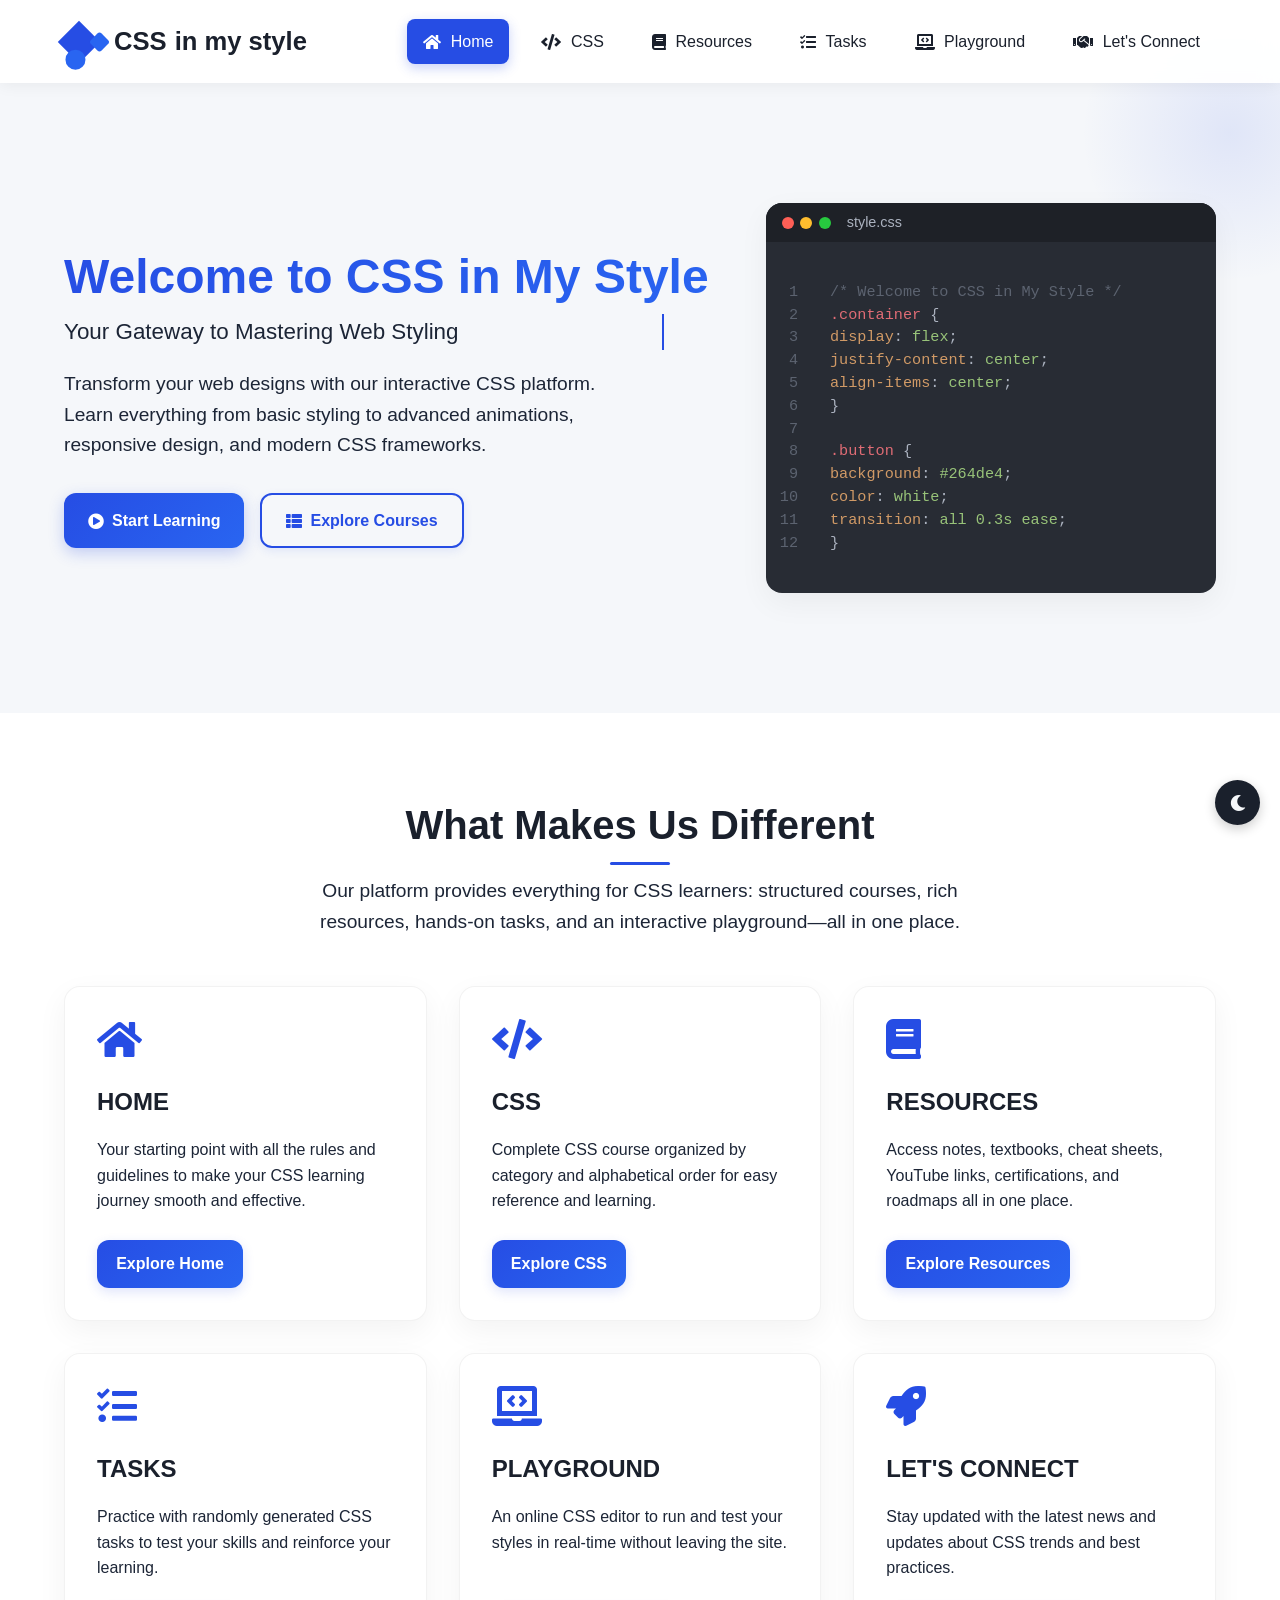
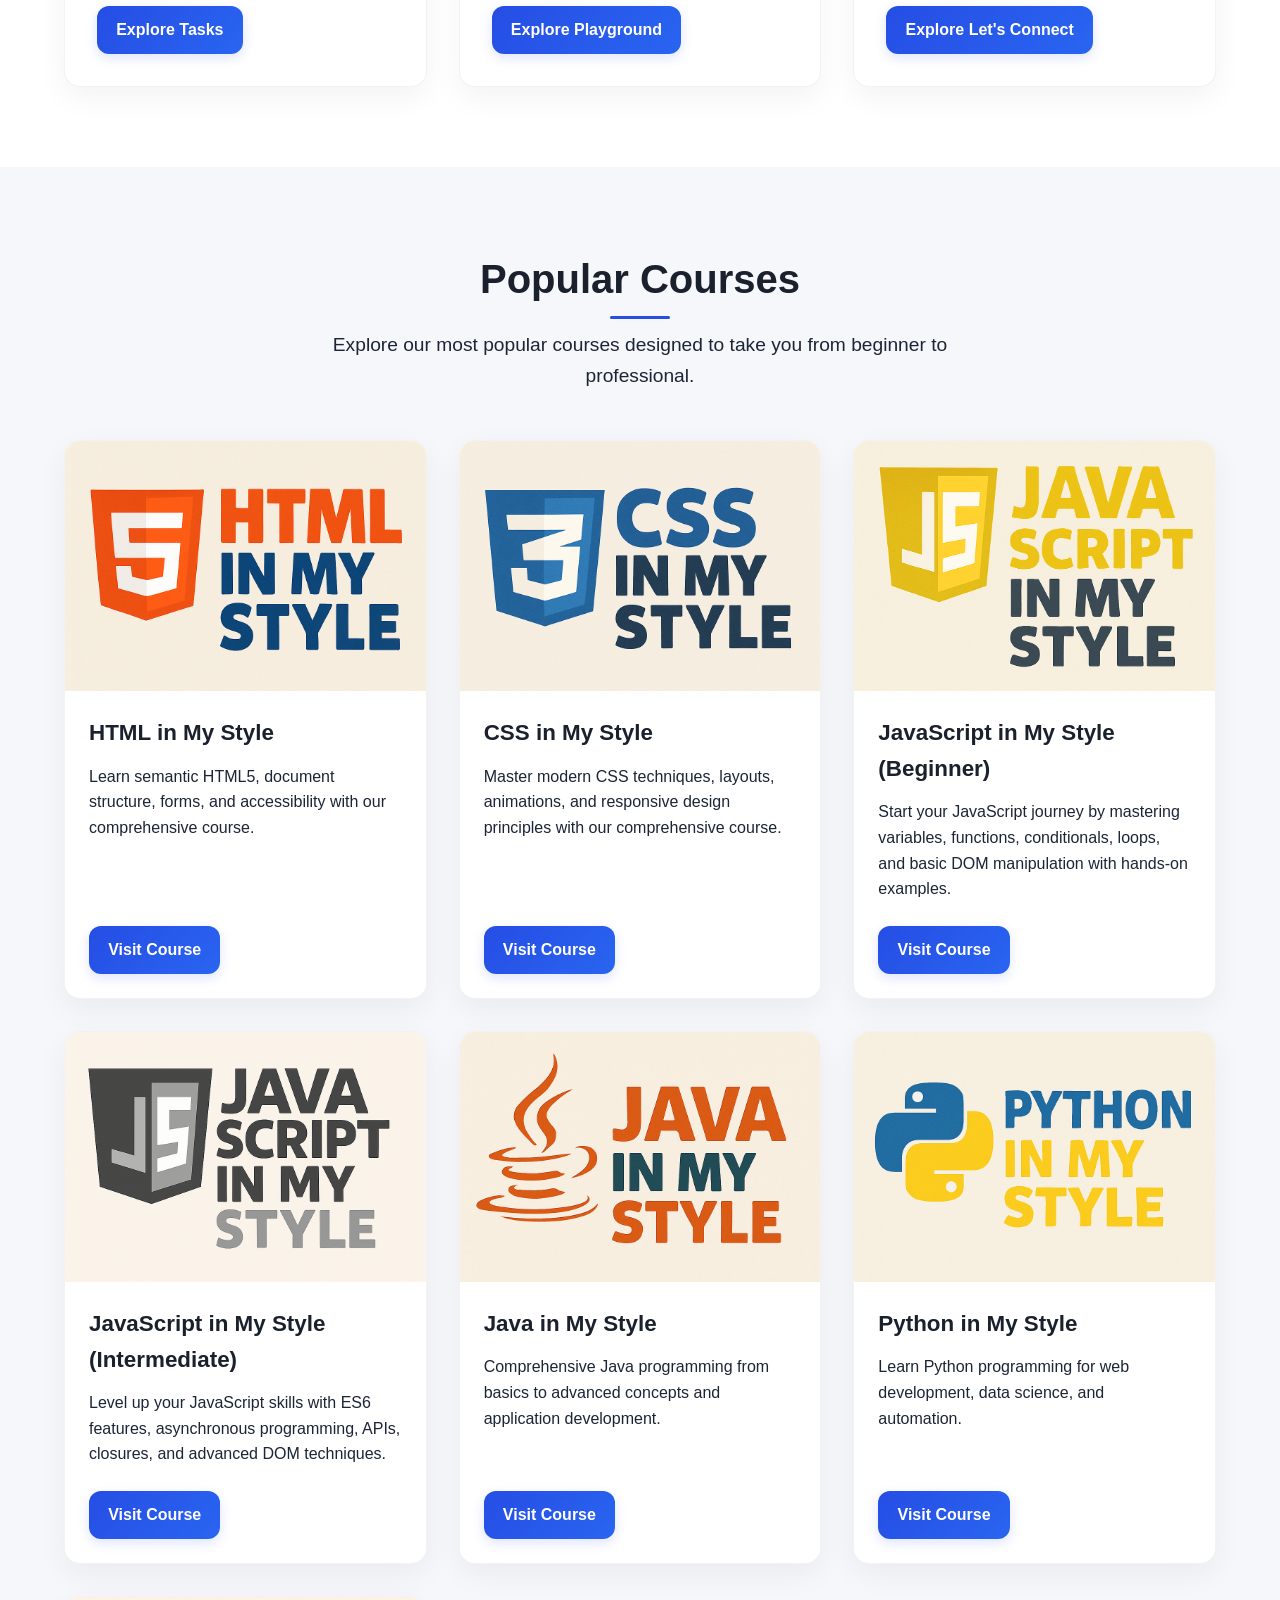
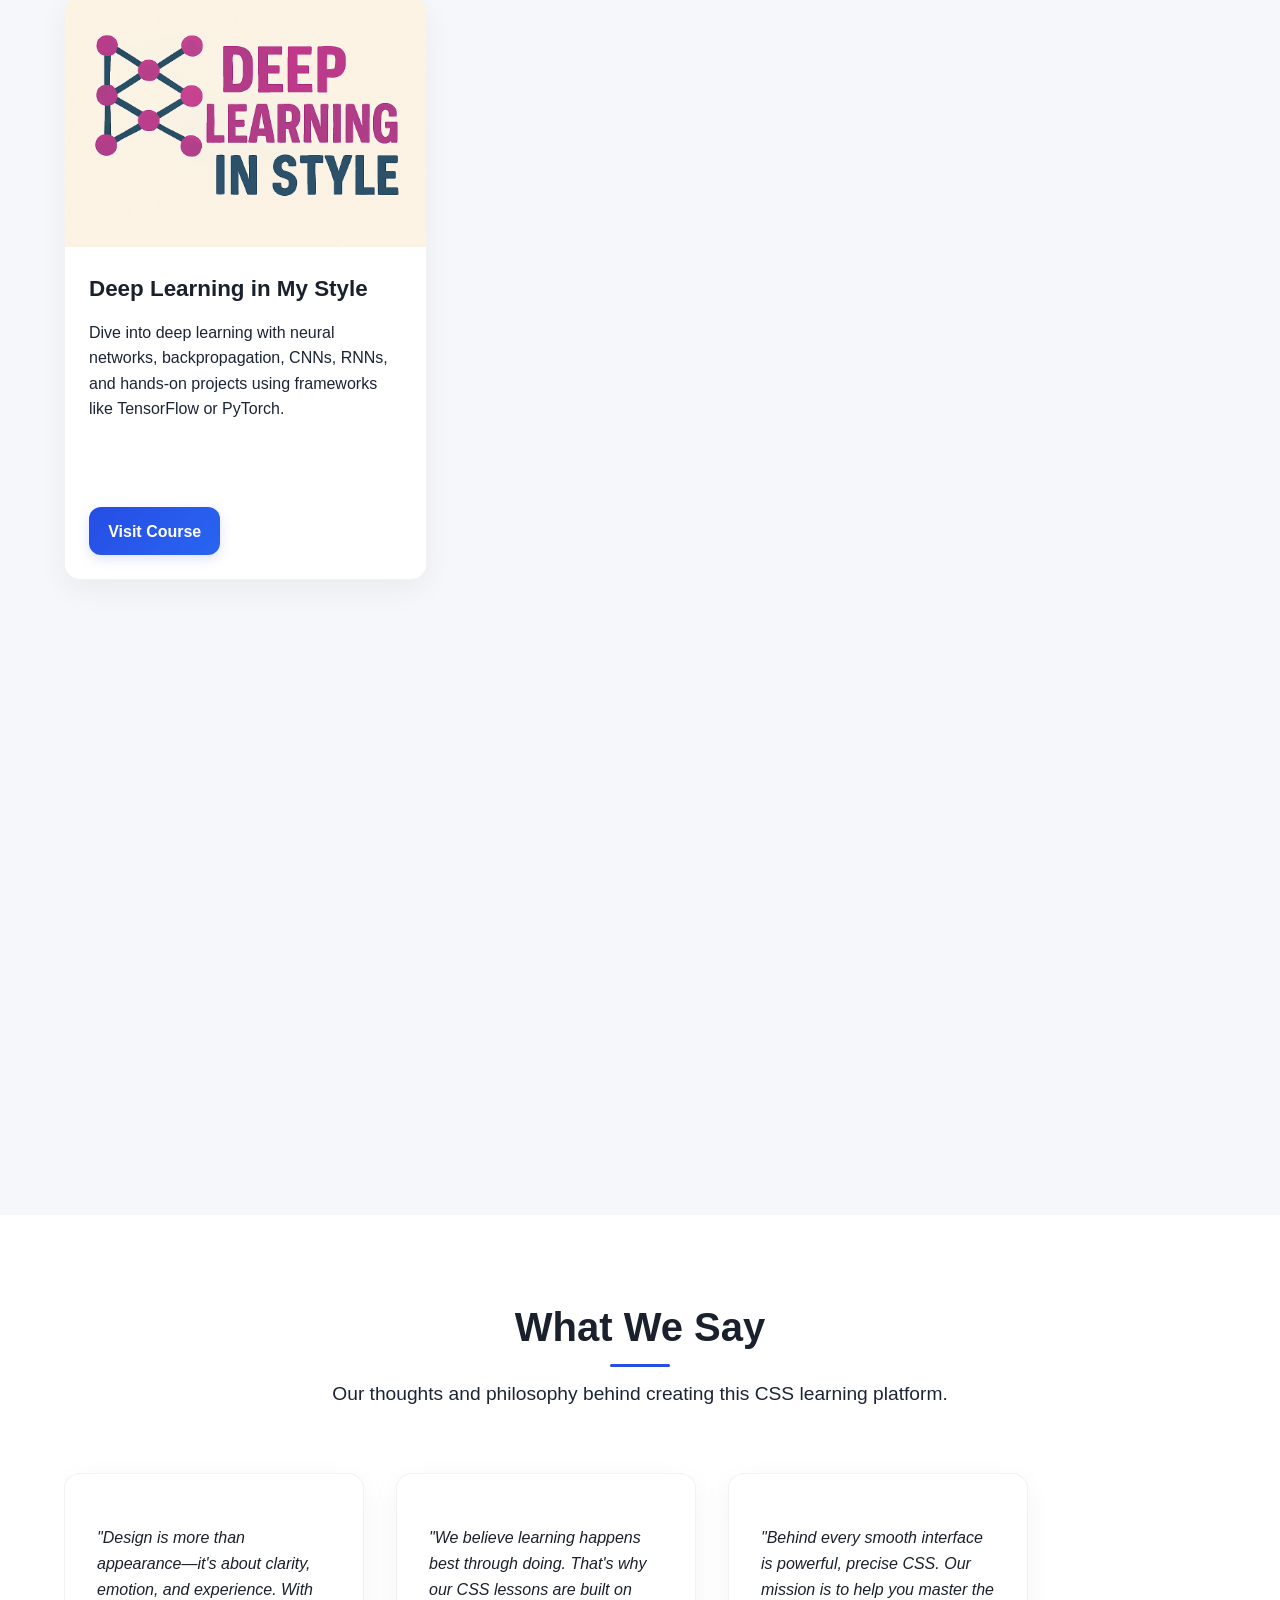
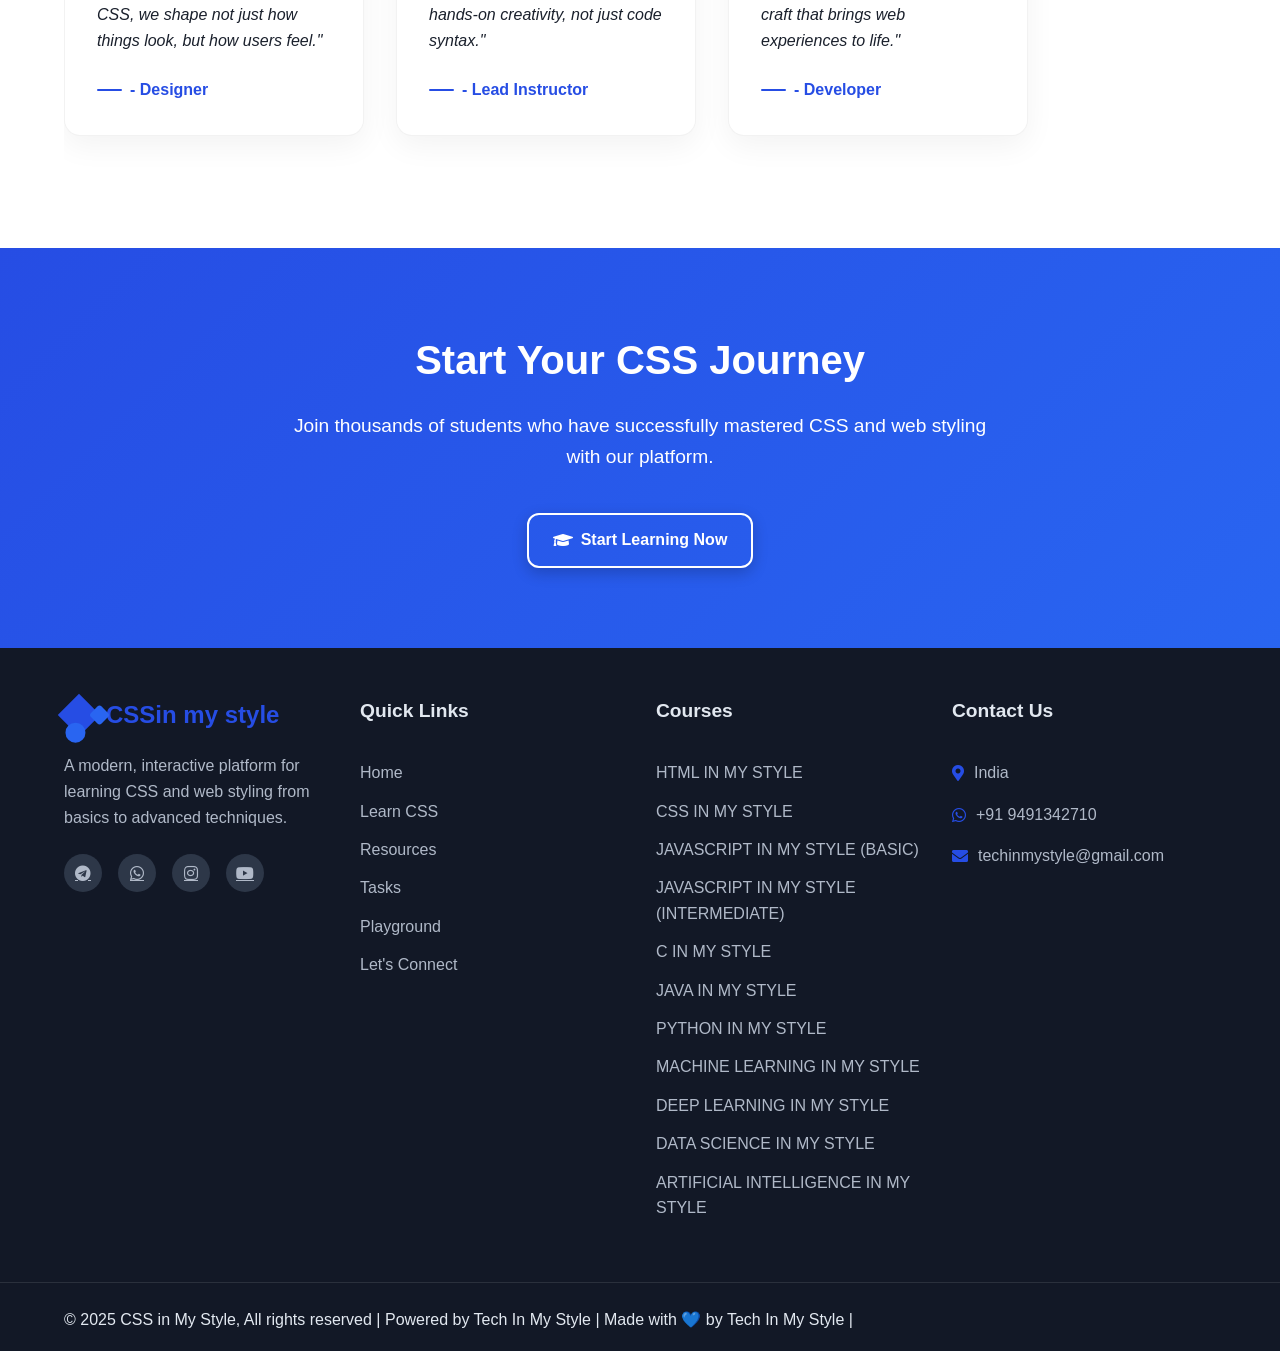
<file: index.html>
<!DOCTYPE html>
<html lang="en">
<head>
<meta charset="UTF-8">
<meta name="viewport" content="width=device-width, initial-scale=1.0">
<meta name="description" content="Learn CSS and web development with interactive courses and hands-on practice at CSS in My Style.">
<title>CSS in My Style</title>
<link rel="stylesheet" href="https://cdnjs.cloudflare.com/ajax/libs/font-awesome/5.15.4/css/all.min.css" integrity="sha512-1ycn6IcaQQ40/MKBW2W4Rhis/DbILU74C1vSrLJxCq57o941Ym01SwNsOMqvEBFlcgUa6xLiPY/NS5R+E6ztJQ==" crossorigin="anonymous" referrerpolicy="no-referrer">
<style>
/* CSS Variables */
:root {
--primary-color: #264de4;
--primary-dark: #1a39b5;
--secondary-color: #2965f1;
--light-bg: #F5F7FA;
--dark-bg: #121826;
--secondary-light: #FFFFFF;
--secondary-dark: #1C2536;
--light-text: #E2E8F0;
--dark-text: #1A202C;
--card-light: #FFFFFF;
--card-dark: #1C2536;
--gradient-primary: linear-gradient(135deg, #264de4, #2965f1);
--box-shadow-light: 0 10px 30px rgba(0, 0, 0, 0.05);
--box-shadow-dark: 0 10px 30px rgba(0, 0, 0, 0.2);
--border-radius-sm: 8px;
--border-radius-md: 12px;
--border-radius-lg: 16px;
--transition-fast: all 0.3s ease;
--transition-medium: all 0.5s ease;
}

* {
margin: 0;
padding: 0;
box-sizing: border-box;
}

html {
width: 100%;
overflow-x: hidden;
}

body {
font-family: 'Segoe UI', Tahoma, Geneva, Verdana, sans-serif;
margin: 0;
padding: 0;
background-color: var(--light-bg);
color: var(--dark-text);
transition: var(--transition-fast);
line-height: 1.6;
scroll-behavior: smooth;
min-width: 320px;
width: 100%;
max-width: 100vw;
overflow-x: hidden;
}

body.dark-theme {
background-color: var(--dark-bg);
color: var(--light-text);
}

/* Header Styles */
header {
background-color: rgba(255, 255, 255, 0.95);
backdrop-filter: blur(10px);
box-shadow: 0 2px 15px rgba(0, 0, 0, 0.06);
position: sticky;
top: 0;
z-index: 1000;
transition: var(--transition-fast);
width: 100%;
max-width: 100vw;
}

.dark-theme header {
background-color: rgba(18, 24, 38, 0.95);
box-shadow: 0 2px 15px rgba(0, 0, 0, 0.2);
}

.header-container {
display: flex;
justify-content: space-between;
align-items: center;
padding: 1.2rem 5%;
max-width: 1400px;
margin: 0 auto;
width: 100%;
box-sizing: border-box;
}

.logo {
display: flex;
align-items: center;
text-decoration: none;
color: var(--primary-color);
font-weight: bold;
font-size: 1.6rem;
transition: var(--transition-fast);
}

.logo:hover {
transform: scale(1.05);
}

.logo span {
margin-left: 0.5rem;
color: var(--dark-text);
transition: var(--transition-fast);
}

.dark-theme .logo span {
color: var(--light-text);
}

nav ul {
display: flex;
list-style: none;
margin: 0;
padding: 0;
gap: 1rem;
}

nav li a {
text-decoration: none;
color: var(--dark-text);
font-weight: 500;
padding: 0.6rem 1rem;
border-radius: var(--border-radius-sm);
transition: var(--transition-fast);
display: flex;
align-items: center;
gap: 0.6rem;
position: relative;
overflow: hidden;
}

nav li a::after {
content: '';
position: absolute;
bottom: 0;
left: 50%;
width: 0;
height: 2px;
background-color: var(--primary-color);
transition: var(--transition-fast);
transform: translateX(-50%);
}

.dark-theme nav li a {
color: var(--light-text);
}

nav li a:hover {
background-color: rgba(38, 77, 228, 0.08);
color: var(--primary-color);
transform: translateY(-2px);
}

nav li a:hover::after {
width: 70%;
}

nav li a.active {
background-color: var(--primary-color);
color: white;
box-shadow: 0 4px 12px rgba(38, 77, 228, 0.25);
}

nav li a.active::after {
width: 0;
}

/* Main Content Styles */
.main-content {
max-width: 1400px;
margin: 0 auto;
padding: 0 5%;
width: 100%;
box-sizing: border-box;
}

/* Hero Section */
.hero-section {
display: flex;
align-items: center;
justify-content: space-between;
padding: 4rem 5%;
min-height: 70vh;
position: relative;
overflow: visible;
max-width: 1400px;
margin: 0 auto;
width: 100%;
box-sizing: border-box;
}

.hero-section::before {
content: '';
position: absolute;
width: 300px;
height: 300px;
border-radius: 50%;
background: radial-gradient(circle, rgba(38, 77, 228, 0.1), transparent 70%);
top: -100px;
right: -100px;
z-index: -1;
}

.hero-content {
flex: 1;
padding-right: 1.5rem;
animation: fadeInUp 1s ease-out;
}

@keyframes fadeInUp {
from { opacity: 0; transform: translateY(30px); }
to { opacity: 1; transform: translateY(0); }
}

.hero-title {
font-size: 3rem;
margin-bottom: 0.5rem;
background: var(--gradient-primary);
-webkit-background-clip: text;
background-clip: text;
color: transparent;
font-weight: 800;
line-height: 1.2;
position: relative;
}

.hero-subtitle {
font-size: 1.4rem;
color: var(--secondary-dark);
margin-bottom: 1.2rem;
animation: typing 2s steps(30, end), blink-caret 0.75s step-end infinite;
white-space: nowrap;
overflow: hidden;
border-right: 2px solid var(--primary-color);
max-width: 600px;
}

.dark-theme .hero-subtitle {
color: #B0B9C8;
}

@keyframes typing {
from { width: 0; }
to { width: 100%; }
}

@keyframes blink-caret {
from, to { border-color: transparent; }
50% { border-color: var(--primary-color); }
}

.hero-description {
font-size: 1.2rem;
margin-bottom: 2rem;
color: var(--secondary-dark);
max-width: 550px;
}

.dark-theme .hero-description {
color: #B0B9C8;
}

.hero-buttons {
display: flex;
gap: 1rem;
margin-top: 2rem;
}

.btn {
padding: 0.8rem 1.5rem;
border: none;
border-radius: var(--border-radius-md);
font-weight: 600;
cursor: pointer;
transition: var(--transition-fast);
text-decoration: none;
display: inline-flex;
align-items: center;
gap: 0.5rem;
position: relative;
overflow: hidden;
z-index: 1;
}

.btn::after {
content: '';
position: absolute;
top: 0;
left: -100%;
width: 100%;
height: 100%;
background-color: rgba(255, 255, 255, 0.2);
transition: var(--transition-fast);
z-index: -1;
}

.btn:hover::after {
left: 0;
}

.btn-primary {
background: var(--gradient-primary);
color: white;
box-shadow: 0 5px 15px rgba(38, 77, 228, 0.25);
}

.btn-primary:hover {
transform: translateY(-4px);
box-shadow: 0 8px 20px rgba(38, 77, 228, 0.35);
}

.btn-outline {
background-color: transparent;
border: 2px solid var(--primary-color);
color: var(--primary-color);
box-shadow: 0 3px 10px rgba(38, 77, 228, 0.1);
}

.btn-outline:hover {
background-color: var(--primary-color);
color: white;
transform: translateY(-4px);
box-shadow: 0 8px 20px rgba(38, 77, 228, 0.25);
}

.code-display {
flex: 1;
max-width: 450px;
background: #282C34;
border-radius: var(--border-radius-lg);
box-shadow: var(--box-shadow-light);
overflow: hidden;
position: relative;
transition: var(--transition-medium);
transform: translateX(20px);
opacity: 0;
}

.code-display.visible {
transform: translateX(0);
opacity: 1;
}

.dark-theme .code-display {
box-shadow: var(--box-shadow-dark);
}

.code-header {
background: #1E2127;
padding: 0.5rem 1rem;
display: flex;
align-items: center;
gap: 1rem;
}

.code-dots {
display: flex;
gap: 0.4rem;
}

.code-dot {
width: 12px;
height: 12px;
border-radius: 50%;
}

.code-dot.red { background: #FF5F56; }
.code-dot.yellow { background: #FFBD2E; }
.code-dot.green { background: #27C93F; }

.code-filename {
color: #ABB2BF;
font-size: 0.9rem;
}

.code-content {
padding: 1rem;
font-family: 'Fira Code', 'Courier New', monospace;
font-size: 0.95rem;
color: #ABB2BF;
white-space: pre-wrap;
line-height: 1.5;
position: relative;
overflow-x: auto;
}

.code-content .line-number {
position: absolute;
left: 0;
width: 2.5rem;
text-align: right;
color: #5C6370;
padding-right: 0.5rem;
user-select: none;
}

.code-content pre {
margin-left: 3rem;
padding: 0;
}

.code-keyword { color: #C678DD; }
.code-tag { color: #E06C75; }
.code-attribute { color: #D19A66; }
.code-string { color: #98C379; }
.code-comment { color: #5C6370; }

/* Features Section */
.features-section {
padding: 5rem 0;
background-color: var(--secondary-light);
transition: var(--transition-fast);
position: relative;
overflow: hidden;
width: 100%;
}

.dark-theme .features-section {
background-color: var(--secondary-dark);
}

.section-title {
text-align: center;
font-size: 2.5rem;
margin-bottom: 1rem;
color: var(--dark-text);
transition: var(--transition-fast);
position: relative;
}

.section-title::after {
content: '';
position: absolute;
bottom: -8px;
left: 50%;
transform: translateX(-50%);
width: 60px;
height: 3px;
background-color: var(--primary-color);
border-radius: 2px;
}

.dark-theme .section-title {
color: var(--light-text);
}

.section-subtitle {
text-align: center;
font-size: 1.2rem;
max-width: 700px;
margin: 1.2rem auto 3rem;
color: var(--secondary-dark);
transition: var(--transition-fast);
}

.dark-theme .section-subtitle {
color: #B0B9C8;
}

.features-grid {
display: grid;
grid-template-columns: repeat(auto-fit, minmax(280px, 1fr));
gap: 2rem;
margin-top: 2.5rem;
}

.feature-card {
background-color: var(--card-light);
border-radius: var(--border-radius-lg);
padding: 2rem;
box-shadow: var(--box-shadow-light);
transition: var(--transition-medium);
height: 100%;
display: flex;
flex-direction: column;
position: relative;
border: 1px solid rgba(0, 0, 0, 0.05);
}

.dark-theme .feature-card {
background-color: var(--card-dark);
box-shadow: var(--box-shadow-dark);
border: 1px solid rgba(255, 255, 255, 0.05);
}

.feature-card:hover {
transform: translateY(-10px);
box-shadow: 0 15px 35px rgba(0, 0, 0, 0.1);
}

.dark-theme .feature-card:hover {
box-shadow: 0 15px 35px rgba(0, 0, 0, 0.3);
}

.feature-icon {
font-size: 2.5rem;
color: var(--primary-color);
margin-bottom: 1.5rem;
transition: var(--transition-fast);
}

.feature-card:hover .feature-icon {
transform: scale(1.1);
}

.feature-title {
font-size: 1.5rem;
margin-bottom: 1rem;
color: var(--dark-text);
transition: var(--transition-fast);
}

.dark-theme .feature-title {
color: var(--light-text);
}

.feature-description {
color: var(--secondary-dark);
line-height: 1.6;
flex-grow: 1;
transition: var(--transition-fast);
}

.dark-theme .feature-description {
color: #B0B9C8;
}

/* Courses Section */
.courses-section {
padding: 5rem 0;
position: relative;
overflow: hidden;
width: 100%;
}

.courses-grid {
display: grid;
grid-template-columns: repeat(auto-fit, minmax(280px, 1fr));
gap: 2rem;
margin-top: 2.5rem;
}

.course-card {
background-color: var(--card-light);
border-radius: var(--border-radius-lg);
overflow: hidden;
box-shadow: var(--box-shadow-light);
transition: var(--transition-medium);
height: 100%;
display: flex;
flex-direction: column;
opacity: 0;
transform: translateY(20px);
border: 1px solid rgba(0, 0, 0, 0.05);
cursor: pointer;
position: relative;
}

.dark-theme .course-card {
background-color: var(--card-dark);
box-shadow: var(--box-shadow-dark);
border: 1px solid rgba(255, 255, 255, 0.05);
}

.course-card.animate {
animation: fadeUpIn 0.8s forwards;
}

@keyframes fadeUpIn {
to { opacity: 1; transform: translateY(0); }
}

.course-card:hover {
transform: translateY(-10px) scale(1.02);
box-shadow: 0 15px 35px rgba(0, 0, 0, 0.1);
}

.dark-theme .course-card:hover {
box-shadow: 0 15px 35px rgba(0, 0, 0, 0.3);
}

.course-image {
width: 100%;
height: 250px;
object-fit: cover;
transition: var(--transition-medium);
}

.course-card:hover .course-image {
transform: scale(1.05);
}

.course-content {
padding: 1.5rem;
flex-grow: 1;
display: flex;
flex-direction: column;
position: relative;
}

.course-title {
font-size: 1.4rem;
margin-bottom: 0.8rem;
color: var(--dark-text);
transition: var(--transition-fast);
}

.dark-theme .course-title {
color: var(--light-text);
}

.course-description {
color: var(--secondary-dark);
line-height: 1.6;
margin-bottom: 1.5rem;
flex-grow: 1;
transition: var(--transition-fast);
}

.dark-theme .course-description {
color: #B0B9C8;
}

.course-link {
align-self: flex-start;
margin-top: auto;
padding: 0.7rem 1.2rem;
border-radius: var(--border-radius-md);
transition: var(--transition-fast);
box-shadow: 0 4px 12px rgba(38, 77, 228, 0.15);
}

.course-card:hover .course-link {
box-shadow: 0 6px 15px rgba(38, 77, 228, 0.25);
}

/* Testimonials Section */
.testimonials-section {
padding: 5rem 0;
background-color: var(--secondary-light);
overflow: hidden;
position: relative;
transition: var(--transition-fast);
width: 100%;
}

.dark-theme .testimonials-section {
background-color: var(--secondary-dark);
}

.testimonials-slider {
display: flex;
overflow-x: auto;
scroll-snap-type: x mandatory;
scroll-behavior: smooth;
-webkit-overflow-scrolling: touch;
gap: 2rem;
padding: 1rem 0 2rem;
margin-top: 2.5rem;
scrollbar-width: none;
-ms-overflow-style: none;
}

.testimonials-slider::-webkit-scrollbar {
display: none;
}

.testimonial-card {
scroll-snap-align: start;
min-width: 300px;
max-width: 300px;
background-color: var(--card-light);
border-radius: var(--border-radius-lg);
padding: 2rem;
box-shadow: var(--box-shadow-light);
transition: var(--transition-medium);
display: flex;
flex-direction: column;
position: relative;
border: 1px solid rgba(0, 0, 0, 0.05);
}

.dark-theme .testimonial-card {
background-color: var(--card-dark);
box-shadow: var(--box-shadow-dark);
border: 1px solid rgba(255, 255, 255, 0.05);
}

.testimonial-card:hover {
transform: translateY(-8px);
box-shadow: 0 12px 25px rgba(0, 0, 0, 0.1);
}

.dark-theme .testimonial-card:hover {
box-shadow: 0 12px 25px rgba(0, 0, 0, 0.3);
}

.testimonial-text {
font-style: italic;
margin-bottom: 1.5rem;
line-height: 1.6;
color: var(--dark-text);
transition: var(--transition-fast);
padding-top: 1.2rem;
}

.dark-theme .testimonial-text {
color: var(--light-text);
}

.testimonial-author {
font-weight: 600;
color: var(--primary-color);
display: flex;
align-items: center;
margin-top: auto;
}

.testimonial-author::before {
content: '';
display: inline-block;
width: 25px;
height: 2px;
background-color: var(--primary-color);
margin-right: 8px;
border-radius: 1px;
}

/* CTA Section */
.cta-section {
padding: 5rem 0;
text-align: center;
background: var(--gradient-primary);
color: white;
position: relative;
overflow: hidden;
width: 100%;
}

.cta-title {
font-size: 2.5rem;
margin-bottom: 1.2rem;
position: relative;
z-index: 2;
}

.cta-description {
font-size: 1.2rem;
max-width: 700px;
margin: 0 auto 2.5rem;
line-height: 1.6;
position: relative;
z-index: 2;
}

.cta-section .btn-outline {
background-color: transparent;
border: 2px solid white;
color: white;
position: relative;
z-index: 2;
box-shadow: 0 5px 15px rgba(0, 0, 0, 0.2);
}

.cta-section .btn-outline:hover {
background-color: white;
color: var(--primary-color);
transform: translateY(-4px);
box-shadow: 0 8px 20px rgba(0, 0, 0, 0.3);
}

/* Footer Styles */
footer {
background-color: var(--dark-bg);
color: var(--light-text);
padding: 3rem 0 1.2rem;
transition: var(--transition-fast);
position: relative;
overflow: hidden;
width: 100%;
}

.footer-container {
max-width: 1400px;
margin: 0 auto;
padding: 0 5%;
display: grid;
grid-template-columns: repeat(auto-fit, minmax(220px, 1fr));
gap: 2rem;
box-sizing: border-box;
}

.footer-logo {
display: flex;
align-items: center;
color: var(--primary-color);
font-weight: bold;
font-size: 1.5rem;
margin-bottom: 1.2rem;
transition: var(--transition-fast);
}

.footer-logo:hover {
transform: scale(1.05);
}

.footer-description {
margin-bottom: 1.5rem;
line-height: 1.6;
color: #B0B9C8;
}

.social-icons {
display: flex;
gap: 1rem;
margin-top: 1.2rem;
}

.social-icons a {
display: flex;
align-items: center;
justify-content: center;
width: 38px;
height: 38px;
border-radius: 50%;
background-color: #2D3748;
color: #B0B9C8;
transition: var(--transition-fast);
position: relative;
overflow: hidden;
}

.social-icons a:hover {
color: white;
background-color: var(--primary-color);
transform: translateY(-5px);
box-shadow: 0 5px 15px rgba(38, 77, 228, 0.3);
}

.footer-heading {
color: var(--light-text);
margin-bottom: 1.5rem;
font-size: 1.2rem;
padding-bottom: 0.6rem;
}

.footer-links {
list-style: none;
padding: 0;
margin: 0;
}

.footer-links li {
margin-bottom: 0.8rem;
transition: var(--transition-fast);
}

.footer-links a {
color: #B0B9C8;
text-decoration: none;
transition: var(--transition-fast);
}

.footer-links a:hover {
color: var(--primary-color);
padding-left: 8px;
}

.contact-info {
display: flex;
align-items: center;
margin-bottom: 1rem;
color: #B0B9C8;
transition: var(--transition-fast);
}

.contact-info i {
margin-right: 10px;
color: var(--primary-color);
font-size: 1rem;
}

.footer-bottom {
margin-top: 3rem;
padding-top: 1.5rem;
border-top: 1px solid rgba(255, 255, 255, 0.1);
display: flex;
justify-content: space-between;
flex-wrap: wrap;
max-width: 1400px;
margin-left: auto;
margin-right: auto;
padding-left: 5%;
padding-right: 5%;
box-sizing: border-box;
}

.footer-bottom-links {
display: flex;
gap: 1.5rem;
}

.footer-bottom-links a {
color: #B0B9C8;
text-decoration: none;
transition: var(--transition-fast);
}

.footer-bottom-links a:hover {
color: var(--primary-color);
}

.back-to-top {
position: fixed;
bottom: 20px;
right: 20px;
width: 45px;
height: 45px;
background-color: var(--primary-color);
color: white;
border-radius: 50%;
display: flex;
align-items: center;
justify-content: center;
text-decoration: none;
box-shadow: 0 4px 12px rgba(38, 77, 228, 0.3);
transition: var(--transition-fast);
opacity: 0;
z-index: 99;
}

.back-to-top:hover {
transform: translateY(-6px);
background-color: var(--primary-dark);
}

.theme-switch {
position: fixed;
bottom: 75px;
right: 20px;
width: 45px;
height: 45px;
background-color: var(--dark-text);
color: var(--light-bg);
border-radius: 50%;
display: flex;
align-items: center;
justify-content: center;
cursor: pointer;
box-shadow: 0 4px 12px rgba(0, 0, 0, 0.2);
transition: var(--transition-fast);
z-index: 99;
}

.dark-theme .theme-switch {
background-color: var(--light-bg);
color: var(--dark-text);
}

.theme-switch:hover {
transform: translateY(-6px) rotate(360deg);
}

/* CSS Logo Animation */
.css-logo {
position: relative;
display: flex;
align-items: center;
font-weight: bold;
animation: logoFade 1.5s ease-in-out;
}

@keyframes logoFade {
0% { opacity: 0; transform: scale(0.8); }
100% { opacity: 1; transform: scale(1); }
}

.css-logo-shape {
position: relative;
width: 30px;
height: 30px;
background: var(--primary-color);
transform: rotate(45deg);
margin-right: 12px;
transition: transform 0.5s ease;
}

.logo:hover .css-logo-shape {
transform: rotate(135deg);
}

.css-logo-shape::before,
.css-logo-shape::after {
content: '';
position: absolute;
background: var(--secondary-color);
}

.css-logo-shape::before {
width: 20px;
height: 20px;
bottom: -10px;
left: 15px;
border-radius: 50%;
animation: moveAround 3s infinite alternate;
}

.css-logo-shape::after {
width: 15px;
height: 15px;
top: -7px;
right: -7px;
border-radius: 3px;
animation: pulse 2s infinite;
}

@keyframes moveAround {
0% { transform: translateY(0); }
100% { transform: translateY(-5px); }
}

@keyframes pulse {
0% { transform: scale(1); }
50% { transform: scale(1.2); }
100% { transform: scale(1); }
}

/* Loading Animation */
.loading-container {
position: fixed;
top: 0;
left: 0;
width: 100%;
height: 100%;
background-color: var(--light-bg);
display: flex;
justify-content: center;
align-items: center;
z-index: 9999;
transition: opacity 0.5s ease, visibility 0.5s ease;
}

.dark-theme .loading-container {
background-color: var(--dark-bg);
}

.loading-spinner {
width: 60px;
height: 60px;
border-radius: 50%;
border: 4px solid rgba(38, 77, 228, 0.1);
border-top-color: var(--primary-color);
animation: spin 1s infinite linear;
}

@keyframes spin {
0% { transform: rotate(0deg); }
100% { transform: rotate(360deg); }
}

.loading-container.hidden {
opacity: 0;
visibility: hidden;
}

/* Responsive Design */
@media (max-width: 1200px) {
.hero-title { font-size: 2.5rem; }
.hero-section { padding: 3rem 5%; }
.code-display { max-width: 400px; }
}

@media (max-width: 992px) {
.hero-section { 
flex-direction: column; 
padding: 3rem 5%;
}
.hero-content { 
padding-right: 0; 
margin-bottom: 2rem; 
text-align: center; 
}
.hero-buttons { 
justify-content: center; 
flex-wrap: wrap; 
}
.hero-title::after { 
left: 50%; 
transform: translateX(-50%); 
}
.hero-description { 
margin-left: auto; 
margin-right: auto; 
}
.code-display { max-width: 100%; }
.features-grid, .courses-grid { 
grid-template-columns: repeat(auto-fit, minmax(260px, 1fr)); 
}
}

@media (max-width: 768px) {
html, body {
max-width: 100vw;
overflow-x: hidden;
}

.header-container { 
flex-direction: column; 
padding: 1rem 3%;
}
.logo { 
margin-bottom: 1rem; 
font-size: 1.4rem; 
}
nav ul { 
flex-wrap: wrap; 
justify-content: center; 
gap: 0.6rem; 
}
nav li a { 
padding: 0.5rem 0.8rem; 
font-size: 0.9rem; 
}
.section-title { font-size: 2rem; }
.section-subtitle { 
font-size: 1rem; 
margin-bottom: 2rem; 
}
.features-grid, .courses-grid { 
grid-template-columns: 1fr; 
}
.testimonial-card { 
min-width: 260px; 
max-width: 260px; 
padding: 1.5rem; 
}
.footer-container { 
grid-template-columns: 1fr; 
padding: 0 3%;
}
.footer-bottom { 
flex-direction: column; 
text-align: center; 
gap: 1.2rem; 
padding-left: 3%;
padding-right: 3%;
}
.footer-bottom-links { justify-content: center; }
.hero-section { padding: 3rem 3%; }
.main-content { padding: 0 3%; }

/* Mobile positioning - move buttons into black area */
.theme-switch {
right: 15px;
bottom: 85px;
}

.back-to-top {
right: 15px;
bottom: 25px;
}
}

@media (max-width: 576px) {
html, body {
max-width: 100vw;
overflow-x: hidden;
}

.hero-title { font-size: 1.8rem; }
.hero-subtitle { font-size: 1.2rem; }
.hero-description { font-size: 1rem; }
.hero-buttons { 
flex-direction: column; 
width: 100%; 
gap: 0.8rem; 
}
.btn { 
width: 100%; 
text-align: center; 
justify-content: center; 
}
.section-title { font-size: 1.8rem; }
.section-subtitle { font-size: 0.9rem; }
.cta-title { font-size: 2rem; }
.cta-description { font-size: 1rem; }
.code-content { font-size: 0.85rem; }
.features-section, .courses-section, .testimonials-section, .cta-section { 
padding: 3rem 0; 
}
.hero-section { padding: 2rem 3%; }
.main-content { padding: 0 3%; }
.header-container { padding: 1rem 3%; }
.footer-container { padding: 0 3%; }
.footer-bottom { 
padding-left: 3%;
padding-right: 3%;
}

/* Mobile positioning - move buttons further into black area */
.theme-switch {
right: 10px;
bottom: 80px;
width: 40px;
height: 40px;
}

.back-to-top {
right: 10px;
bottom: 20px;
width: 40px;
height: 40px;
}
}

/* Extra small devices - ensure no horizontal overflow */
@media (max-width: 375px) {
.header-container { padding: 1rem 2%; }
.hero-section { padding: 2rem 2%; }
.main-content { padding: 0 2%; }
.footer-container { padding: 0 2%; }
.footer-bottom { 
padding-left: 2%;
padding-right: 2%;
}

.theme-switch {
right: 8px;
bottom: 75px;
}

.back-to-top {
right: 8px;
bottom: 18px;
}
}

/* Custom Scrollbar */
::-webkit-scrollbar {
width: 8px;
}

::-webkit-scrollbar-track {
background: var(--secondary-light);
}

.dark-theme ::-webkit-scrollbar-track {
background: var(--secondary-dark);
}

::-webkit-scrollbar-thumb {
background: var(--primary-color);
border-radius: 4px;
}

::-webkit-scrollbar-thumb:hover {
background: var(--primary-dark);
}
</style>
</head>
<body>
<div class="loading-container">
<div class="loading-spinner"></div>
</div>
<header role="banner">
<div class="header-container">
<a href="#" class="logo" aria-label="CSS in My Style Homepage">
<div class="css-logo">
<div class="css-logo-shape"></div>
</div>
<span>CSS</span>
<span>in my style</span>
</a>
<nav role="navigation" aria-label="Main navigation">
<ul>
<li><a href="#" class="active" aria-current="page"><i class="fas fa-home"></i> Home</a></li>
<li><a href="css_index.html"><i class="fas fa-code"></i> CSS</a></li>
<li><a href="css-resources.html"><i class="fas fa-book"></i> Resources</a></li>
<li><a href="tasks-css.html"><i class="fas fa-tasks"></i> Tasks</a></li>
<li><a href="COMPILER.html"><i class="fas fa-laptop-code"></i> Playground</a></li>
<li><a href="none-css.html"><i class="fas fa-handshake"></i> Let's Connect</a></li>
</ul>
</nav>
</div>
</header>

<main>
<!-- Hero Section -->
<section class="hero-section" role="region" aria-labelledby="hero-title">
<div class="hero-content">
<h1 class="hero-title" id="hero-title">Welcome to CSS in My Style</h1>
<div class="hero-subtitle">Your Gateway to Mastering Web Styling</div>
<p class="hero-description">
Transform your web designs with our interactive CSS platform. Learn everything from basic styling to advanced animations, responsive design, and modern CSS frameworks.
</p>
<div class="hero-buttons">
<a href="css_index.html" class="btn btn-primary"><i class="fas fa-play-circle"></i> Start Learning</a>
<a href="#courses" class="btn btn-outline"><i class="fas fa-th-list"></i> Explore Courses</a>
</div>
</div>
<div class="code-display">
<div class="code-header">
<div class="code-dots">
<span class="code-dot red"></span>
<span class="code-dot yellow"></span>
<span class="code-dot green"></span>
</div>
<div class="code-filename">style.css</div>
</div>
<div class="code-content">
<pre><span class="line-number">1<br>2<br>3<br>4<br>5<br>6<br>7<br>8<br>9<br>10<br>11<br>12<br></span><span class="code-comment">/* Welcome to CSS in My Style */</span>
<span class="code-tag">.container</span> {
<span class="code-attribute">display</span>: <span class="code-string">flex</span>;
<span class="code-attribute">justify-content</span>: <span class="code-string">center</span>;
<span class="code-attribute">align-items</span>: <span class="code-string">center</span>;
}

<span class="code-tag">.button</span> {
<span class="code-attribute">background</span>: <span class="code-string">#264de4</span>;
<span class="code-attribute">color</span>: <span class="code-string">white</span>;
<span class="code-attribute">transition</span>: <span class="code-string">all 0.3s ease</span>;
}</pre>
</div>
</div>
</section>

<!-- Features Section -->
<section class="features-section" role="region" aria-labelledby="features-title">
<div class="main-content">
<h2 class="section-title" id="features-title">What Makes Us Different</h2>
<p class="section-subtitle">
Our platform provides everything for CSS learners: structured courses, rich resources, hands-on tasks, and an interactive playground—all in one place.
</p>
<div class="features-grid">
<div class="feature-card">
<i class="fas fa-home feature-icon"></i>
<h3 class="feature-title">HOME</h3>
<p class="feature-description">
Your starting point with all the rules and guidelines to make your CSS learning journey smooth and effective.
</p><br>
<a href="" class="btn btn-primary course-link">Explore Home</a>
</div>
<div class="feature-card">
<i class="fas fa-code feature-icon"></i>
<h3 class="feature-title">CSS</h3>
<p class="feature-description">
Complete CSS course organized by category and alphabetical order for easy reference and learning.
</p><br>
<a href="css_index.html" class="btn btn-primary course-link">Explore CSS</a>
</div>
<div class="feature-card">
<i class="fas fa-book feature-icon"></i>
<h3 class="feature-title">RESOURCES</h3>
<p class="feature-description">
Access notes, textbooks, cheat sheets, YouTube links, certifications, and roadmaps all in one place.
</p><br>
<a href="css-resources.html" class="btn btn-primary course-link">Explore Resources</a>
</div>
<div class="feature-card">
<i class="fas fa-tasks feature-icon"></i>
<h3 class="feature-title">TASKS</h3>
<p class="feature-description">
Practice with randomly generated CSS tasks to test your skills and reinforce your learning.
</p><br>
<a href="tasks-css.html" class="btn btn-primary course-link">Explore Tasks</a>
</div>
<div class="feature-card">
<i class="fas fa-laptop-code feature-icon"></i>
<h3 class="feature-title">PLAYGROUND</h3>
<p class="feature-description">
An online CSS editor to run and test your styles in real-time without leaving the site.
</p><br>
<a href="COMPILER-CSS.html" class="btn btn-primary course-link">Explore Playground</a>
</div>
<div class="feature-card">
<i class="fas fa-rocket feature-icon"></i>
<h3 class="feature-title">LET'S CONNECT</h3>
<p class="feature-description">
Stay updated with the latest news and updates about CSS trends and best practices.
</p><br>
<a href="none-css.html" class="btn btn-primary course-link">Explore Let's Connect</a>
</div>
</div>
</div>
</section>

<!-- Popular Courses Section -->
<section class="courses-section" id="courses" role="region" aria-labelledby="courses-title">
<div class="main-content">
<h2 class="section-title" id="courses-title">Popular Courses</h2>
<p class="section-subtitle">
Explore our most popular courses designed to take you from beginner to professional.
</p>
<div class="courses-grid">
<div class="course-card" onclick="window.location.href='html_index.html'" role="button" tabindex="0" aria-label="HTML Course">
<img src="img/HTML.png" alt="HTML Course" class="course-image" loading="lazy">
<div class="course-content">
<h3 class="course-title">HTML in My Style</h3>
<p class="course-description">
Learn semantic HTML5, document structure, forms, and accessibility with our comprehensive course.
</p>
<a href="/HTML IN MY STYLE/index.html" class="btn btn-primary course-link">Visit Course</a>
</div>
</div>
<div class="course-card" onclick="window.location.href='css_index.html'" role="button" tabindex="0" aria-label="CSS Course">
<img src="img/CSS.png" alt="CSS Course" class="course-image" loading="lazy">
<div class="course-content">
<h3 class="course-title">CSS in My Style</h3>
<p class="course-description">
Master modern CSS techniques, layouts, animations, and responsive design principles with our comprehensive course.
</p>
<a href="/CSS IN MY STYLE/index.html" class="btn btn-primary course-link">Visit Course</a>
</div>
</div>
<div class="course-card" onclick="window.location.href='javascript_beginner.html'" role="button" tabindex="0" aria-label="JavaScript Course">
<img src="img/JS-BEGINNERS.png" alt="JavaScript Course" class="course-image" loading="lazy">
<div class="course-content">
<h3 class="course-title">JavaScript in My Style<br>(Beginner)</h3>
<p class="course-description">
Start your JavaScript journey by mastering variables, functions, conditionals, loops, and basic DOM manipulation with hands-on examples.
</p>
<a href="/JAVASCRIPT IN MY STYLE - BASIC/index.html" class="btn btn-primary course-link">Visit Course</a>
</div>
</div>
<div class="course-card" onclick="window.location.href='javascript_intermediate.html'" role="button" tabindex="0" aria-label="JavaScript Course">
<img src="img/JS-INTERMEDIATE.png" alt="JavaScript Course" class="course-image" loading="lazy">
<div class="course-content">
<h3 class="course-title">JavaScript in My Style<br>(Intermediate)</h3>
<p class="course-description">
Level up your JavaScript skills with ES6 features, asynchronous programming, APIs, closures, and advanced DOM techniques.
</p>
<a href="/JAVASCRIPT IN MY STYLE - INTERMEDIATE/index.html" class="btn btn-primary course-link">Visit Course</a>
</div>
</div>
<div class="course-card" onclick="window.location.href='java_index.html'" role="button" tabindex="0" aria-label="Java Course">
<img src="img/JAVA.png" alt="Java Course" class="course-image" loading="lazy">
<div class="course-content">
<h3 class="course-title">Java in My Style</h3>
<p class="course-description">
Comprehensive Java programming from basics to advanced concepts and application development.
</p>
<a href="/JAVA IN MY STYLE/index.html" class="btn btn-primary course-link">Visit Course</a>
</div>
</div>
<div class="course-card" onclick="window.location.href='python_index.html'" role="button" tabindex="0" aria-label="Python Course">
<img src="img/PYTHON.png" alt="Python Course" class="course-image" loading="lazy">
<div class="course-content">
<h3 class="course-title">Python in My Style</h3>
<p class="course-description">
Learn Python programming for web development, data science, and automation.
</p>
<a href="/PYTHON IN MY STYLE/index.html" class="btn btn-primary course-link">Visit Course</a>
</div>
</div>
<div class="course-card" onclick="window.location.href='deep_learning_index.html'" role="button" tabindex="0" aria-label="Deep-Learning Course">
<img src="img/DL.png" alt="Deep-Learning Course" class="course-image" loading="lazy">
<div class="course-content">
<h3 class="course-title">Deep Learning in My Style</h3>
<p class="course-description">
Dive into deep learning with neural networks, backpropagation, CNNs, RNNs, and hands-on projects using frameworks like TensorFlow or PyTorch.
</p>
<a href="/DL IN MY STYLE/index.html" class="btn btn-primary course-link">Visit Course</a>
</div>
</div>
<div class="course-card" onclick="window.location.href='machine_learning_index.html'" role="button" tabindex="0" aria-label="Machine-Learning Course">
<img src="img/ML.png" alt="Machine-Learning Course" class="course-image" loading="lazy">
<div class="course-content">
<h3 class="course-title">Machine Learning in My Style</h3>
<p class="course-description">
Explore machine learning fundamentals including supervised and unsupervised learning, model evaluation, and real-world ML projects.
</p>
<a href="/ML IN MY STYLE/index.html" class="btn btn-primary course-link">Visit Course</a>
</div>
</div>
<div class="course-card" onclick="window.location.href='ai_index.html'" role="button" tabindex="0" aria-label="Artificial-Intelligence Course">
<img src="img/AI.png" alt="Artificial-Intelligence Course" class="course-image" loading="lazy">
<div class="course-content">
<h3 class="course-title">Artificial Intelligence in My Style</h3>
<p class="course-description">
Explore the fundamentals of Artificial Intelligence, including intelligent agents, search algorithms, knowledge representation, and decision-making models.
</p>
<a href="/AI IN MY STYLE/index.html" class="btn btn-primary course-link">Visit Course</a>
</div>
</div>
<div class="course-card" onclick="window.location.href='data_science_index.html'" role="button" tabindex="0" aria-label="Data-Science Course">
<img src="img/DSC.png" alt="Data-Science Course" class="course-image" loading="lazy">
<div class="course-content">
<h3 class="course-title">Data Science in My Style</h3>
<p class="course-description">
Master Data Science with statistics, data wrangling, visualization, machine learning, and real-world analytics projects using Python.
</p>
<a href="/DSC IN MY STYLE/index.html" class="btn btn-primary course-link">Visit Course</a>
</div>
</div>
<div class="course-card" onclick="window.location.href='c_index.html'" role="button" tabindex="0" aria-label="C Programming Course">
  <img src="img/C.png" alt="C Programming Course" class="course-image" loading="lazy">
  <div class="course-content">
    <h3 class="course-title">C in My Style</h3>
    <p class="course-description">
      Learn C programming from scratch with hands-on coding, memory management, pointers, data structures, and real-world system-level project applications.
    </p>
    <a href="/C IN MY STYLE/index.html" class="btn btn-primary course-link">Visit Course</a>
  </div>
</div>
</div>
</div>
</section>

<!-- Testimonials Section -->
<section class="testimonials-section" role="region" aria-labelledby="testimonials-title">
<div class="main-content">
<h2 class="section-title" id="testimonials-title">What We Say</h2>
<p class="section-subtitle">
Our thoughts and philosophy behind creating this CSS learning platform.
</p>
<div class="testimonials-slider">
<div class="testimonial-card">
<p class="testimonial-text">
"Design is more than appearance—it's about clarity, emotion, and experience. With CSS, we shape not just how things look, but how users feel."
</p>
<p class="testimonial-author">- Designer</p>
</div>
<div class="testimonial-card">
<p class="testimonial-text">
"We believe learning happens best through doing. That's why our CSS lessons are built on hands-on creativity, not just code syntax."
</p>
<p class="testimonial-author">- Lead Instructor</p>
</div>
<div class="testimonial-card">
<p class="testimonial-text">
"Behind every smooth interface is powerful, precise CSS. Our mission is to help you master the craft that brings web experiences to life."
</p>
<p class="testimonial-author">- Developer</p>
</div>
</div>
</div>
</section>

<!-- CTA Section -->
<section class="cta-section" role="region" aria-labelledby="cta-title">
<div class="main-content">
<h2 class="cta-title" id="cta-title">Start Your CSS Journey</h2>
<p class="cta-description">
Join thousands of students who have successfully mastered CSS and web styling with our platform.
</p>
<a href="css_index.html" class="btn btn-outline"><i class="fas fa-graduation-cap"></i> Start Learning Now</a>
</div>
</section>
</main>

<footer role="contentinfo">
<div class="footer-container">
<div>
<div class="footer-logo">
<div class="css-logo">
<div class="css-logo-shape"></div>
</div>
<span>CSS</span>
<span>in my style</span>
</div>
<p class="footer-description">
A modern, interactive platform for learning CSS and web styling from basics to advanced techniques.
</p>
<div class="social-icons">
<a href="https://t.me/Tech_in_my_style_bot" aria-label="telegram"><i class="fab fa-telegram"></i></a>
<a href="https://whatsapp.com/channel/0029VbAZrCD5fM5aOU10Av0d" aria-label="WhatsApp"><i class="fab fa-whatsapp"></i></a>
<a href="https://www.instagram.com/tech_in_my_style?igsh=MWVpb2dzcmhwZ2NicQ==" aria-label="Instagram"><i class="fab fa-instagram"></i></a>
<a href="https://youtube.com/@tech-in-my-style?si=G48ugz-d8oO7-4Dw" aria-label="YouTube"><i class="fab fa-youtube"></i></a>
</div>
</div>

<div>
<h3 class="footer-heading">Quick Links</h3>
<ul class="footer-links">
<li><a href=" ">Home</a></li>
<li><a href="css_index.html">Learn CSS</a></li>
<li><a href="css-resources.html">Resources</a></li>
<li><a href="tasks-css.html">Tasks</a></li>
<li><a href="COMPILER-CSS.html">Playground</a></li>
<li><a href="none-css.html">Let's Connect</a></li>
</ul>
</div>

<div>
<h3 class="footer-heading">Courses</h3>
<ul class="footer-links">
            <li><a href="/HTML IN MY STYLE/index.html">HTML IN MY STYLE</a></li>
            <li><a href="/CSS IN MY STYLE/index.html">CSS IN MY STYLE</a></li>
            <li><a href="/JAVASCRIPT IN MY STYLE - BASIC/index.html">JAVASCRIPT IN MY STYLE (BASIC)</a></li>
            <li><a href="/JAVASCRIPT IN MY STYLE - INTERMEDIATE/index.html">JAVASCRIPT IN MY STYLE (INTERMEDIATE)</a></li>
            <li><a href="/C IN MY STYLE/index.html">C IN MY STYLE</a></li>
            <li><a href="/JAVA IN MY STYLE/index.html">JAVA IN MY STYLE</a></li>
            <li><a href="/PYTHON IN MY STYLE/index.html">PYTHON IN MY STYLE</a></li>
            <li><a href="/ML IN MY STYLE/index.html">MACHINE LEARNING IN MY STYLE</a></li>
            <li><a href="/DL IN MY STYLE/index.html">DEEP LEARNING IN MY STYLE</a></li>
            <li><a href="/DSC IN MY STYLE/">DATA SCIENCE IN MY STYLE</a></li>
            <li><a href="/AI IN MY STYLE/index.html">ARTIFICIAL INTELLIGENCE IN MY STYLE</a></li>
</ul>
</div>

<div>
<h3 class="footer-heading">Contact Us</h3>
<div class="contact-info">
<i class="fas fa-map-marker-alt"></i>
<span>India</span>
</div>
<div class="contact-info">
  <i class="fab fa-whatsapp"></i>
  <span>+91 9491342710</span>
</div>
<div class="contact-info">
<i class="fas fa-envelope"></i>
<span>techinmystyle@gmail.com</span>
</div>
</div>
</div>

<div class="footer-bottom">
<p>© 2025 CSS in My Style, All rights reserved | Powered by Tech In My Style | Made with 💙 by Tech In My Style |</p>
<div class="footer-bottom-links">
</div>
</div>
</footer>

<a href="#" class="back-to-top" aria-label="Back to top"><i class="fas fa-arrow-up"></i></a>
<div class="theme-switch" id="theme-toggle" aria-label="Toggle theme"><i class="fas fa-moon"></i></div>

<script>
// Theme toggle functionality
const themeToggle = document.getElementById('theme-toggle');
const body = document.body;

if (localStorage.getItem('theme') === 'dark') {
body.classList.add('dark-theme');
themeToggle.innerHTML = '<i class="fas fa-sun"></i>';
}

themeToggle.addEventListener('click', () => {
body.classList.toggle('dark-theme');
themeToggle.innerHTML = body.classList.contains('dark-theme') ?
'<i class="fas fa-sun"></i>' :
'<i class="fas fa-moon"></i>';
localStorage.setItem('theme', body.classList.contains('dark-theme') ? 'dark' : 'light');
themeToggle.classList.add('rotate');
setTimeout(() => themeToggle.classList.remove('rotate'), 800);
});

// Code display scroll animation
const codeDisplay = document.querySelector('.code-display');
function animateCodeDisplay() {
const rect = codeDisplay.getBoundingClientRect();
if (rect.top < window.innerHeight * 0.9) {
codeDisplay.classList.add('visible');
window.removeEventListener('scroll', animateCodeDisplay);
}
}
window.addEventListener('scroll', animateCodeDisplay);
window.addEventListener('load', animateCodeDisplay);

// Animate course cards on scroll
const courseCards = document.querySelectorAll('.course-card');
function checkScroll() {
courseCards.forEach((card, index) => {
const cardTop = card.getBoundingClientRect().top;
if (cardTop < window.innerHeight * 0.9) {
setTimeout(() => card.classList.add('animate'), index * 100);
}
});
}
window.addEventListener('scroll', checkScroll);
window.addEventListener('load', checkScroll);

// Make course cards keyboard accessible
courseCards.forEach(card => {
card.addEventListener('keydown', (e) => {
if (e.key === 'Enter' || e.key === ' ') {
e.preventDefault();
window.location.href = card.querySelector('.course-link').href;
}
});
});

// Auto-scroll testimonials
const testimonialSlider = document.querySelector('.testimonials-slider');
const testimonialCards = document.querySelectorAll('.testimonial-card');
let currentIndex = 0;
let isPaused = false;

function scrollTestimonials() {
if (!isPaused && testimonialCards.length > 1) {
currentIndex = (currentIndex + 1) % testimonialCards.length;
const cardWidth = testimonialCards[0].offsetWidth + 32;
testimonialSlider.scrollTo({
left: currentIndex * cardWidth,
behavior: 'smooth'
});
}
setTimeout(scrollTestimonials, 4000);
}
setTimeout(scrollTestimonials, 2500);

testimonialSlider.addEventListener('mouseenter', () => isPaused = true);
testimonialSlider.addEventListener('mouseleave', () => isPaused = false);
testimonialSlider.addEventListener('touchstart', () => isPaused = true);
testimonialSlider.addEventListener('touchend', () => setTimeout(() => isPaused = false, 4000));

// Smooth scroll for navigation
document.querySelectorAll('a[href^="#"]').forEach(anchor => {
anchor.addEventListener('click', function (e) {
e.preventDefault();
const target = document.querySelector(this.getAttribute('href'));
if (target) {
window.scrollTo({
top: target.offsetTop - 70,
behavior: 'smooth'
});
}
});
});

// Back to top button
const backToTopButton = document.querySelector('.back-to-top');
window.addEventListener('scroll', () => {
backToTopButton.style.opacity = window.pageYOffset > 200 ? '1' : '0';
});
backToTopButton.addEventListener('click', (e) => {
e.preventDefault();
window.scrollTo({ top: 0, behavior: 'smooth' });
});

// Preload images
function preloadImages() {
const images = document.querySelectorAll('img');
images.forEach(img => {
const src = img.getAttribute('src');
if (src) new Image().src = src;
});
}
window.addEventListener('load', preloadImages);

// CSS Logo animation
const cssLogo = document.querySelector('.css-logo');
cssLogo.addEventListener('mouseenter', () => {
const shape = cssLogo.querySelector('.css-logo-shape');
shape.style.transform = 'rotate(135deg)';
});
cssLogo.addEventListener('mouseleave', () => {
const shape = cssLogo.querySelector('.css-logo-shape');
shape.style.transform = 'rotate(45deg)';
});

// Intersection Observer for animations
const observerOptions = {
threshold: 0.1,
rootMargin: '0px 0px -50px 0px'
};

const observer = new IntersectionObserver((entries) => {
entries.forEach(entry => {
if (entry.isIntersecting) {
entry.target.classList.add('animate-in');
observer.unobserve(entry.target);
}
});
}, observerOptions);

document.querySelectorAll('.feature-card').forEach(el => {
observer.observe(el);
el.classList.add('observe-me');
});

// Loading screen
window.addEventListener('load', () => {
const loader = document.querySelector('.loading-container');
setTimeout(() => {
loader.classList.add('hidden');
setTimeout(() => {
loader.style.display = 'none';
}, 500);
}, 800);
});
</script>
</body>
</html>
</file>
